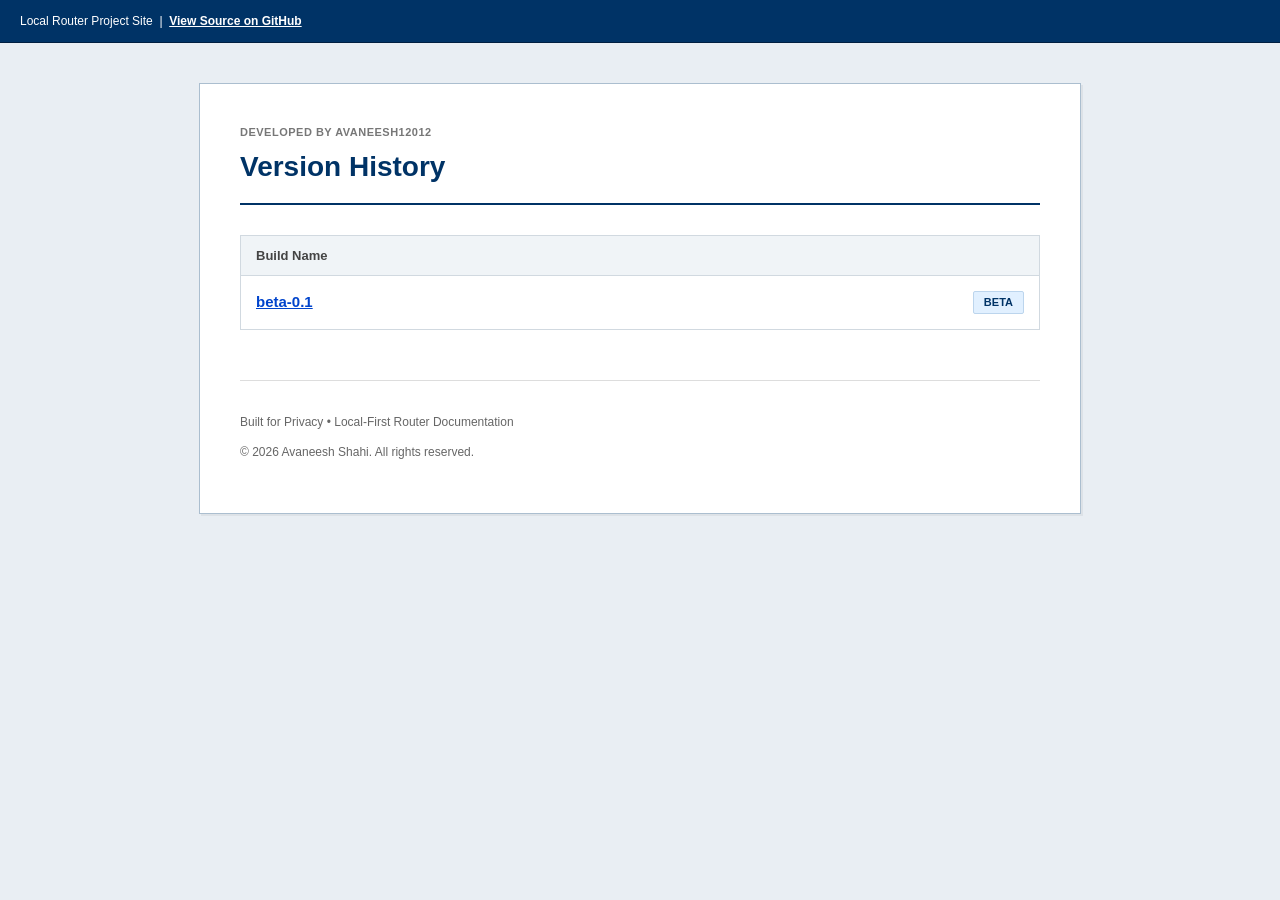
<file: simple/index.html>
<!--
Copyright 2026 Avaneesh Shahi

Licensed under the Apache License, Version 2.0 (the "License");
you may not use this file except in compliance with the License.
You may obtain a copy of the License at

    http://apache.org

Unless required by applicable law or agreed to in writing, software
distributed under the License is distributed on an "AS IS" BASIS,
WITHOUT WARRANTIES OR CONDITIONS OF ANY KIND, either express or implied.
See the License for the specific language governing permissions and
limitations under the License.
-->
<!DOCTYPE html>
<html lang="en">
<head>
    <meta charset="UTF-8">
    <meta name="viewport" content="width=device-width, initial-scale=1.0">
    <title>Versions | Local Router</title>
    <link rel="icon" type="image/png" href="../assets/simple/favicon.png">
    <style>
        /* 2010 Professional Palette */
        :root {
            --header-bg: #003366;      /* Navy Blue */
            --page-bg: #e9eef3;        /* Light Gray-Blue */
            --container-bg: #ffffff;   /* Pure White */
            --border-color: #abbecf;   /* Muted Blue Border */
            --link-color: #0044cc;     /* Standard Web Blue */
            --tag-bg: #e1f0ff;         /* Light Sky Blue */
            --tag-text: #003366;
        }

        body {
            font-family: Verdana, Geneva, sans-serif;
            background-color: var(--page-bg);
            margin: 0;
            padding: 0;
            color: #333;
            line-height: 1.5;
        }

        /* Top Navigation Strip */
        .top-nav {
            background-color: var(--header-bg);
            color: white;
            padding: 12px 20px;
            font-size: 12px;
            border-bottom: 1px solid #001f40;
        }

        .top-nav a {
            color: #ffffff;
            text-decoration: underline;
            font-weight: bold;
        }

        /* Main Content Area */
        .container {
            max-width: 800px;
            margin: 40px auto;
            background: var(--container-bg);
            border: 1px solid var(--border-color);
            padding: 40px;
            box-shadow: 2px 2px 0px rgba(0,0,0,0.05);
        }

        header {
            margin-bottom: 30px;
            border-bottom: 2px solid var(--header-bg);
            padding-bottom: 15px;
        }

        .author-info {
            font-size: 11px;
            color: #777;
            text-transform: uppercase;
            font-weight: bold;
            letter-spacing: 0.5px;
        }

        h1 {
            margin: 5px 0 0 0;
            color: var(--header-bg);
            font-size: 28px;
        }

        /* List Styling */
        .version-list {
            margin: 20px 0;
        }

        .list-header {
            background: #f0f4f7;
            padding: 10px 15px;
            font-size: 13px;
            font-weight: bold;
            border: 1px solid #d1d9e0;
            color: #444;
        }

        .version-row {
            display: flex;
            justify-content: space-between;
            align-items: center;
            padding: 15px;
            border-bottom: 1px solid #eeeeee;
            border-left: 1px solid #d1d9e0;
            border-right: 1px solid #d1d9e0;
        }

        .version-row:last-child {
            border-bottom: 1px solid #d1d9e0;
        }

        .version-row:hover {
            background-color: #f6f9fc;
        }

        .version-link {
            font-weight: bold;
            font-size: 15px;
            color: var(--link-color);
            text-decoration: underline;
        }

        .version-link:hover {
            color: #ff0000;
        }

        .status-tag {
            background-color: var(--tag-bg);
            color: var(--tag-text);
            border: 1px solid #bcd5ed;
            padding: 2px 10px;
            font-size: 11px;
            font-weight: bold;
            border-radius: 2px;
        }

        /* Footer */
        footer {
            margin-top: 50px;
            padding-top: 20px;
            border-top: 1px solid #ddd;
            font-size: 12px;
            color: #666;
        }

        .footer-link {
            color: var(--link-color);
            text-decoration: underline;
        }

        /* Responsive Fixes */
        @media (max-width: 600px) {
            .container {
                margin: 0;
                border: none;
                padding: 25px 15px;
            }
            h1 { font-size: 24px; }
            .top-nav { text-align: center; }
        }
    </style>
</head>
<body>

    <div class="top-nav">
        Local Router Project Site &nbsp;|&nbsp; 
        <a href="https://github.com/avaneesh12012/local-router">View Source on GitHub</a>
    </div>

    <div class="container">
        <header>
            <div class="author-info">Developed by avaneesh12012</div>
            <h1>Version History</h1>
        </header>

        <div class="version-list">
            <div class="list-header">Build Name</div>
            
            <div class="version-row">
                <a href="beta/beta-0.1/index.html" class="version-link">beta-0.1</a>
                <span class="status-tag">BETA</span>
            </div>
        </div>

        <footer>
            <p>Built for Privacy &bull; Local-First Router Documentation</p>
            <p>&copy; 2026 Avaneesh Shahi. All rights reserved.</p>
        </footer>
    </div>

</body>
</html>
</file>
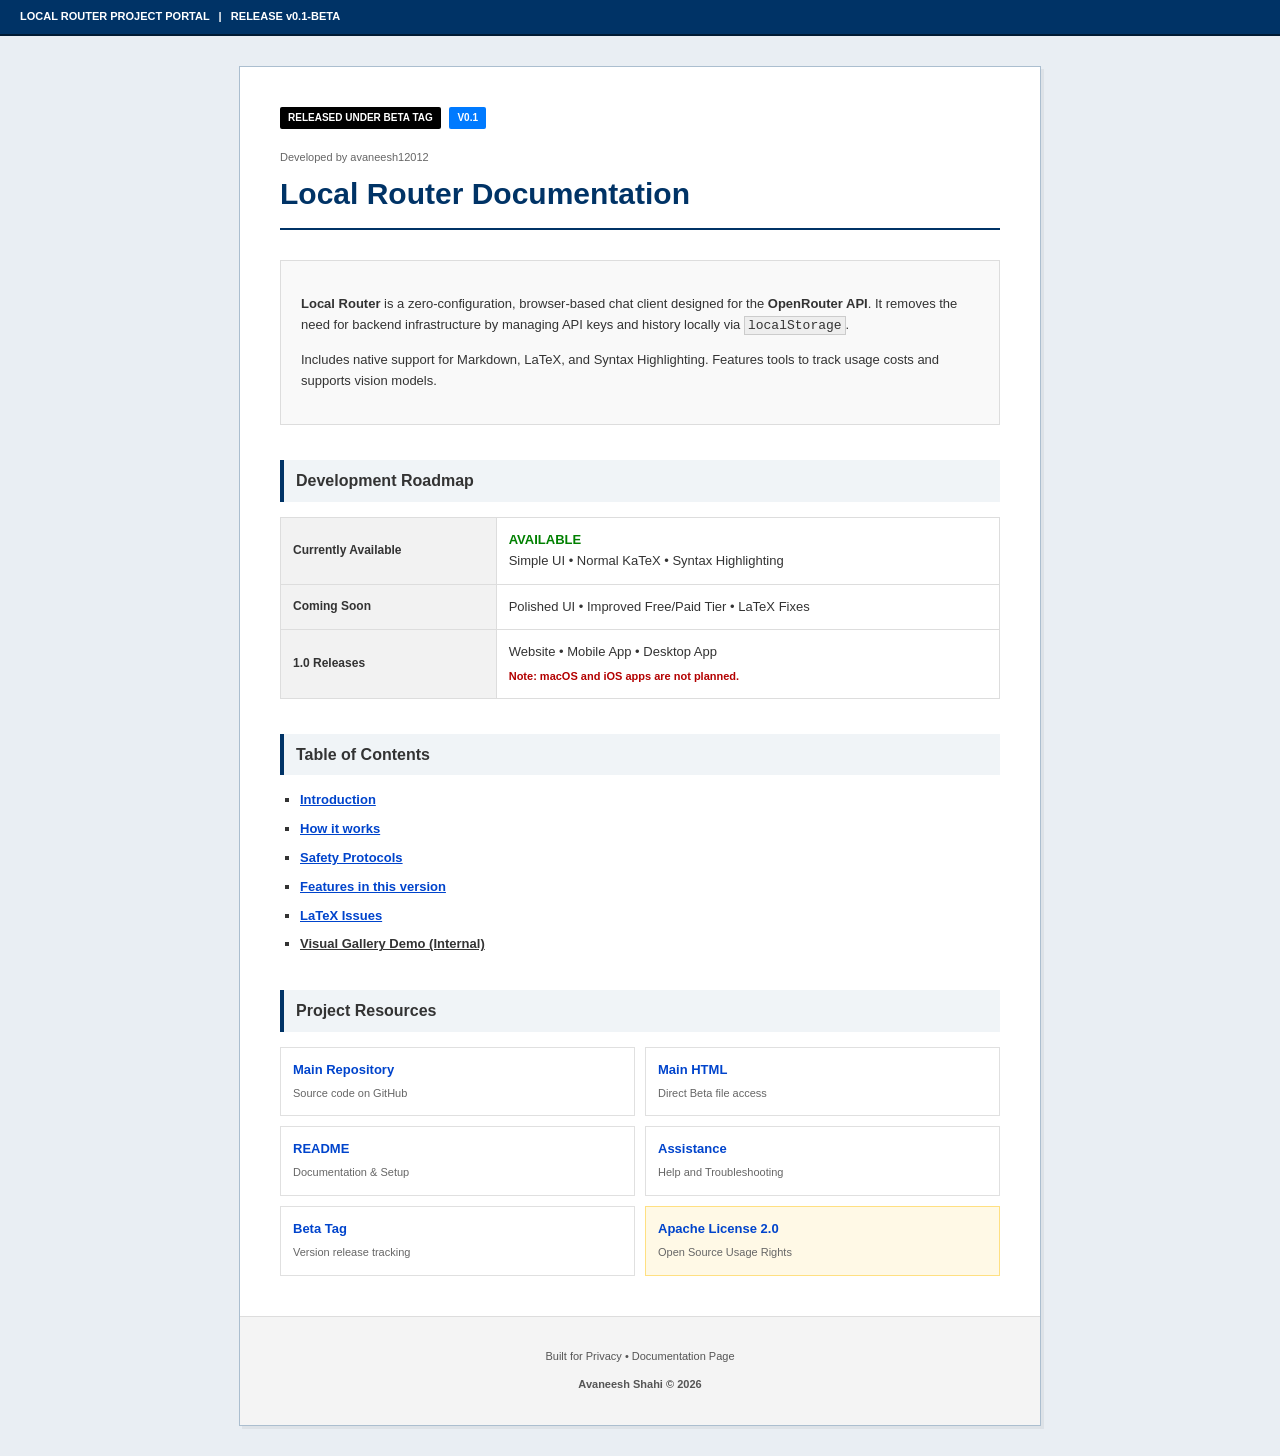
<file: simple/beta/beta-0.1/index.html>
<!--
Copyright 2026 Avaneesh Shahi

Licensed under the Apache License, Version 2.0 (the "License");
you may not use this file except in compliance with the License.
You may obtain a copy of the License at

    http://apache.org

Unless required by applicable law or agreed to in writing, software
distributed under the License is distributed on an "AS IS" BASIS,
WITHOUT WARRANTIES OR CONDITIONS OF ANY KIND, either express or implied.
See the License for the specific language governing permissions and
limitations under the License.
-->
<!DOCTYPE html>
<html lang="en">
<head>
    <meta charset="UTF-8">
    <meta name="viewport" content="width=device-width, initial-scale=1.0">
    <title>v0.1 Beta | Local Router Documentation</title>
    <style>
        /* 2010 Documentation Portal Theme */
        :root {
            --navy: #003366;
            --light-blue: #e9eef3;
            --border: #abbecf;
            --link: #0044cc;
        }

        body {
            font-family: Verdana, Arial, Helvetica, sans-serif;
            background-color: var(--light-blue);
            color: #333;
            margin: 0;
            padding: 0;
            font-size: 13px;
            line-height: 1.6;
        }

        /* Top Navigation Strip */
        .top-nav {
            background: var(--navy);
            color: white;
            padding: 8px 20px;
            font-size: 11px;
            font-weight: bold;
            border-bottom: 2px solid #001a33;
        }

        /* Main Container */
        .main-wrapper {
            max-width: 800px;
            margin: 30px auto;
            background: #ffffff;
            border: 1px solid var(--border);
            box-shadow: 3px 3px 0px rgba(0,0,0,0.05);
        }

        .content-padding {
            padding: 40px;
        }

        /* Tags */
        .status-header {
            margin-bottom: 20px;
        }
        .tag {
            display: inline-block;
            padding: 3px 8px;
            font-size: 10px;
            font-weight: bold;
            color: #fff;
            border-radius: 2px;
            margin-right: 5px;
            text-transform: uppercase;
        }
        .tag-black { background: #000; }
        .tag-blue { background: #007aff; }

        /* Typography */
        header {
            border-bottom: 2px solid var(--navy);
            margin-bottom: 30px;
            padding-bottom: 10px;
        }
        .author-text { font-size: 11px; color: #666; margin-bottom: 4px; }
        h1 { margin: 0; color: var(--navy); font-size: 30px; }
        h2 { 
            font-size: 16px; 
            background: #f0f4f7; 
            padding: 8px 12px; 
            border-left: 4px solid var(--navy);
            margin: 35px 0 15px 0;
        }

        /* Description Box */
        .description-box {
            background: #f9f9f9;
            border: 1px solid #ddd;
            padding: 20px;
            margin-bottom: 25px;
        }
        code { font-family: "Courier New", monospace; background: #eee; padding: 1px 3px; border: 1px solid #ccc; }

        /* Roadmap Table */
        .data-table {
            width: 100%;
            border-collapse: collapse;
            margin-bottom: 20px;
        }
        .data-table th, .data-table td {
            border: 1px solid #ddd;
            padding: 12px;
            text-align: left;
        }
        .data-table th { background: #f2f2f2; font-size: 12px; width: 30%; }
        .status-green { color: #008000; font-weight: bold; }
        .warning-note { color: #b30000; font-size: 11px; font-weight: bold; display: block; margin-top: 5px; }

        /* Links List */
        .link-list {
            list-style-type: square;
            padding-left: 20px;
        }
        .link-list li { margin-bottom: 8px; }
        .link-list a { color: var(--link); font-weight: bold; text-decoration: underline; }
        .link-list a:hover { color: #ff0000; }

        /* Resource Grid */
        .grid {
            display: grid;
            grid-template-columns: 1fr 1fr;
            gap: 10px;
        }
        .grid-item {
            border: 1px solid #e0e0e0;
            padding: 12px;
            text-decoration: none;
            color: var(--link);
            background: #fff;
        }
        .grid-item:hover { background: #f6f9fc; border-color: var(--border); }
        .grid-item strong { display: block; font-size: 13px; margin-bottom: 2px; }
        .grid-item span { font-size: 11px; color: #666; }

        /* Footer */
        footer {
            background: #f4f4f4;
            padding: 20px 40px;
            border-top: 1px solid #ddd;
            font-size: 11px;
            color: #555;
            text-align: center;
        }

        /* Mobile */
        @media (max-width: 600px) {
            .main-wrapper { margin: 0; border: none; }
            .content-padding { padding: 20px; }
            .grid { grid-template-columns: 1fr; }
        }
    </style>
</head>
<body>

    <div class="top-nav">
        LOCAL ROUTER PROJECT PORTAL &nbsp; | &nbsp; RELEASE v0.1-BETA
    </div>

    <div class="main-wrapper">
        <div class="content-padding">
            
            <div class="status-header">
                <span class="tag tag-black">Released under Beta Tag</span>
                <span class="tag tag-blue">V0.1</span>
            </div>

            <header>
                <div class="author-text">Developed by avaneesh12012</div>
                <h1>Local Router Documentation</h1>
            </header>

            <div class="description-box">
                <p>
                    <strong>Local Router</strong> is a zero-configuration, browser-based chat client designed for the <strong>OpenRouter API</strong>. It removes the need for backend infrastructure by managing API keys and history locally via <code>localStorage</code>.
                </p>
                <p>
                    Includes native support for Markdown, LaTeX, and Syntax Highlighting. Features tools to track usage costs and supports vision models.
                </p>
            </div>

            <h2>Development Roadmap</h2>
            <table class="data-table">
                <tr>
                    <th>Currently Available</th>
                    <td>
                        <span class="status-green">AVAILABLE</span><br>
                        Simple UI &bull; Normal KaTeX &bull; Syntax Highlighting
                    </td>
                </tr>
                <tr>
                    <th>Coming Soon</th>
                    <td>
                        Polished UI &bull; Improved Free/Paid Tier &bull; LaTeX Fixes
                    </td>
                </tr>
                <tr>
                    <th>1.0 Releases</th>
                    <td>
                        Website &bull; Mobile App &bull; Desktop App
                        <span class="warning-note">Note: macOS and iOS apps are not planned.</span>
                    </td>
                </tr>
            </table>

            <h2>Table of Contents</h2>
            <ul class="link-list">
                <li><a href="introduction.html">Introduction</a></li>
                <li><a href="how-it-works.html">How it works</a></li>
                <li><a href="safety.html">Safety Protocols</a></li>
                <li><a href="features-in-this-version.html">Features in this version</a></li>
                <li><a href="latex-issues.html">LaTeX Issues</a></li>
                <li><a href="demo.html" style="color:#333;">Visual Gallery Demo (Internal)</a></li>
            </ul>

            <h2>Project Resources</h2>
            <div class="grid">
                <a href="https://github.com/avaneesh12012/local-router" class="grid-item">
                    <strong>Main Repository</strong>
                    <span>Source code on GitHub</span>
                </a>
                <a href="https://github.com/avaneesh12012/local-router/tree/main/local/beta/beta-0.1.html" class="grid-item">
                    <strong>Main HTML</strong>
                    <span>Direct Beta file access</span>
                </a>
                <a href="https://github.com/avaneesh12012/local-router/edit/main/README.md" class="grid-item">
                    <strong>README</strong>
                    <span>Documentation & Setup</span>
                </a>
                <a href="https://github.com/avaneesh12012/local-router/tree/main/local/README.md" class="grid-item">
                    <strong>Assistance</strong>
                    <span>Help and Troubleshooting</span>
                </a>
                <a href="https://github.com/avaneesh12012/local-router/releases/tag/beta" class="grid-item">
                    <strong>Beta Tag</strong>
                    <span>Version release tracking</span>
                </a>
                <a href="https://github.com/avaneesh12012/local-router/blob/main/LICENSE" class="grid-item" style="background: #fff9e6; border-color: #ffe082;">
                    <strong>Apache License 2.0</strong>
                    <span>Open Source Usage Rights</span>
                </a>
            </div>
        </div>

        <footer>
            <p>Built for Privacy &bull; Documentation Page</p>
            <p><strong>Avaneesh Shahi &copy; 2026</strong></p>
        </footer>
    </div>

</body>
</html>
</file>
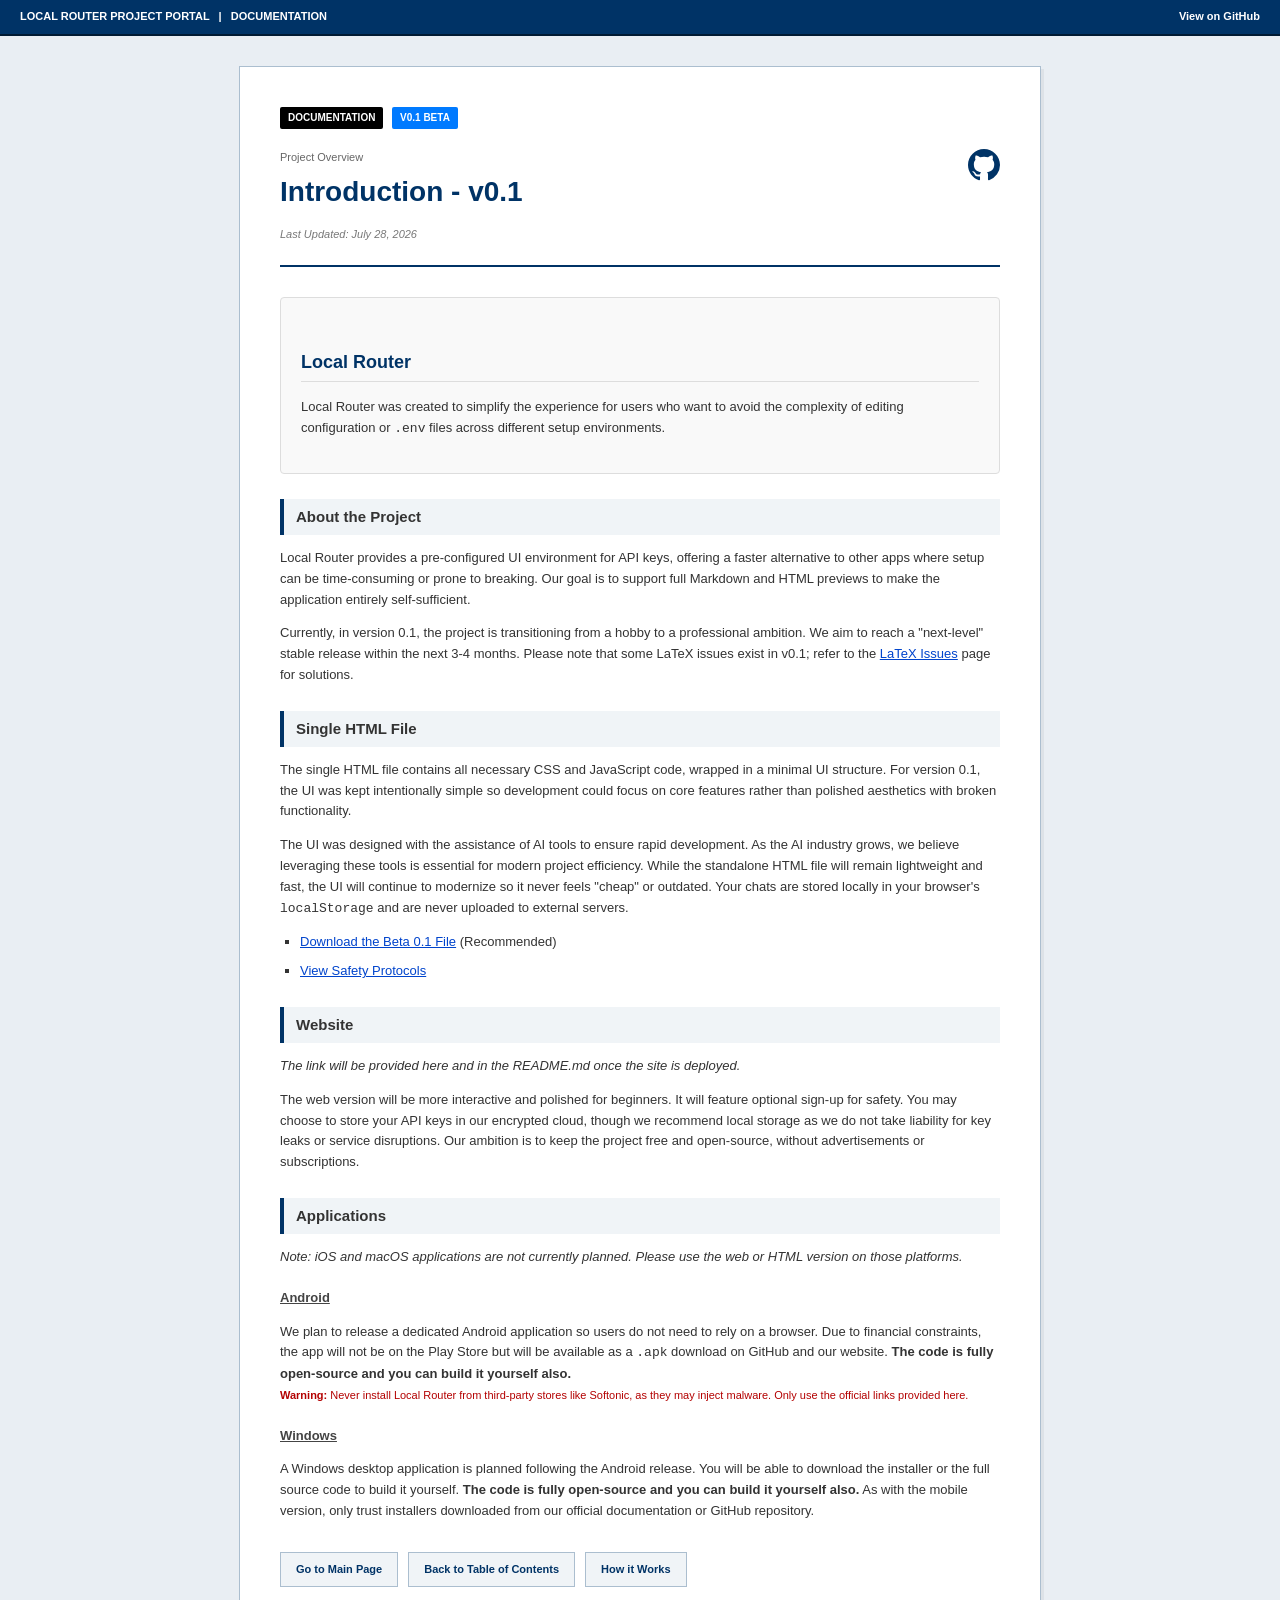
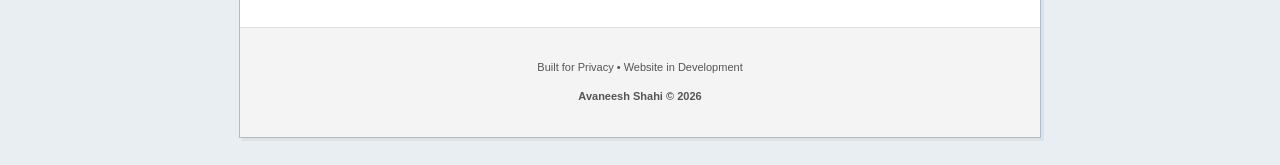
<file: simple/beta/beta-0.1/introduction.html>
<!--
Copyright 2026 Avaneesh Shahi

Licensed under the Apache License, Version 2.0 (the "License");
you may not use this file except in compliance with the License.
You may obtain a copy of the License at

    http://apache.org

Unless required by applicable law or agreed to in writing, software
distributed under the License is distributed on an "AS IS" BASIS,
WITHOUT WARRANTIES OR CONDITIONS OF ANY KIND, either express or implied.
See the License for the specific language governing permissions and
limitations under the License.
-->
<!DOCTYPE html>
<html lang="en">
<head>
    <meta charset="UTF-8">
    <meta name="viewport" content="width=device-width, initial-scale=1.0">
    <title>Introduction | Local Router Documentation v0.1</title>
    <style>
        /* 2010 Documentation Portal Theme */
        :root {
            --navy: #003366;
            --light-blue: #e9eef3;
            --border: #abbecf;
            --link: #0044cc;
        }

        body {
            font-family: Verdana, Arial, Helvetica, sans-serif;
            background-color: var(--light-blue);
            color: #333;
            margin: 0;
            padding: 0;
            font-size: 13px;
            line-height: 1.6;
        }

        /* Top Navigation Strip */
        .top-nav {
            background: var(--navy);
            color: white;
            padding: 8px 20px;
            font-size: 11px;
            font-weight: bold;
            border-bottom: 2px solid #001a33;
            display: flex;
            justify-content: space-between;
            align-items: center;
        }

        .top-nav a {
            color: white;
            text-decoration: none;
        }

        /* Main Container */
        .main-wrapper {
            max-width: 800px;
            margin: 30px auto;
            background: #ffffff;
            border: 1px solid var(--border);
            box-shadow: 3px 3px 0px rgba(0,0,0,0.05);
        }

        .content-padding {
            padding: 40px;
        }

        /* Tags */
        .status-header {
            margin-bottom: 20px;
        }
        .tag {
            display: inline-block;
            padding: 3px 8px;
            font-size: 10px;
            font-weight: bold;
            color: #fff;
            border-radius: 2px;
            margin-right: 5px;
            text-transform: uppercase;
        }
        .tag-black { background: #000; }
        .tag-blue { background: #007aff; }

        /* Typography */
        header {
            border-bottom: 2px solid var(--navy);
            margin-bottom: 30px;
            padding-bottom: 10px;
            position: relative;
        }
        .author-text { font-size: 11px; color: #666; margin-bottom: 4px; }
        h1 { margin: 0; color: var(--navy); font-size: 28px; }
        h2 { 
            font-size: 18px; 
            color: var(--navy);
            border-bottom: 1px solid #ddd;
            margin: 30px 0 15px 0;
            padding-bottom: 5px;
        }
        h3 {
            font-size: 15px; 
            background: #f0f4f7; 
            padding: 6px 12px; 
            border-left: 4px solid var(--navy);
            margin: 25px 0 10px 0;
        }
        h4 {
            font-size: 13px;
            margin: 20px 0 5px 0;
            color: #444;
            text-decoration: underline;
        }

        .date-text { font-style: italic; color: #777; font-size: 11px; }

        /* Description Box */
        .description-box {
            background: #f9f9f9;
            border: 1px solid #ddd;
            padding: 20px;
            margin-bottom: 25px;
            border-radius: 4px;
        }

        /* Links and Buttons */
        .link-list {
            list-style-type: square;
            padding-left: 20px;
        }
        .link-list li { margin-bottom: 8px; }
        a { color: var(--link); text-decoration: underline; }
        a:hover { color: #ff0000; }

        .btn-container {
            margin-top: 30px;
            display: flex;
            gap: 10px;
            flex-wrap: wrap;
        }

        .btn {
            background: #f0f4f7;
            border: 1px solid var(--border);
            padding: 8px 15px;
            color: var(--navy);
            text-decoration: none;
            font-size: 11px;
            font-weight: bold;
            cursor: pointer;
        }
        .btn:hover {
            background: var(--navy);
            color: white;
        }

        /* Resource Grid */
        .grid {
            display: grid;
            grid-template-columns: 1fr 1fr;
            gap: 10px;
            margin-top: 20px;
        }
        .grid-item {
            border: 1px solid #e0e0e0;
            padding: 12px;
            text-decoration: none;
            color: var(--link);
            background: #fff;
        }
        .grid-item:hover { background: #f6f9fc; border-color: var(--border); }
        .grid-item strong { display: block; font-size: 13px; margin-bottom: 2px; }
        .grid-item span { font-size: 11px; color: #666; }

        /* Footer */
        footer {
            background: #f4f4f4;
            padding: 20px 40px;
            border-top: 1px solid #ddd;
            font-size: 11px;
            color: #555;
            text-align: center;
        }

        .github-icon {
            position: absolute;
            top: 0;
            right: 0;
        }

        /* Mobile */
        @media (max-width: 600px) {
            .main-wrapper { margin: 0; border: none; }
            .content-padding { padding: 20px; }
            .grid { grid-template-columns: 1fr; }
        }
    </style>
</head>
<body>

    <div class="top-nav">
        <span>LOCAL ROUTER PROJECT PORTAL &nbsp; | &nbsp; DOCUMENTATION</span>
        <a href="https://github.com/avaneesh12012/local-router">View on GitHub</a>
    </div>

    <div class="main-wrapper">
        <div class="content-padding">
            
            <div class="status-header">
                <span class="tag tag-black">Documentation</span>
                <span class="tag tag-blue">V0.1 Beta</span>
            </div>

            <header>
                <div class="author-text">Project Overview</div>
                <h1>Introduction - v0.1</h1>
                <p class="date-text">Last Updated: July 28, 2026</p>
                
                <!-- GitHub Icon -->
                <a href="https://github.com/avaneesh12012/local-router" class="github-icon" title="GitHub Repository">
                    <svg height="32" viewBox="0 0 16 16" width="32" style="fill: var(--navy);">
                        <path d="M8 0C3.58 0 0 3.58 0 8c0 3.54 2.29 6.53 5.47 7.59.4.07.55-.17.55-.38 0-.19-.01-.82-.01-1.49-2.01.37-2.53-.49-2.69-.94-.09-.23-.48-.94-.82-1.13-.28-.15-.68-.52-.01-.53.63-.01 1.08.58 1.23.82.72 1.21 1.87.87 2.33.66.07-.52.28-.87.51-1.07-1.78-.2-3.64-.89-3.64-3.95 0-.87.31-1.59.82-2.15-.08-.2-.36-1.02.08-2.12 0 0 .67-.21 2.2.82.64-.18 1.32-.27 2-.27.68 0 1.36.09 2 .27 1.53-1.04 2.2-.82 2.2-.82.44 1.1.16 1.92.08 2.12.51.56.82 1.27.82 2.15 0 3.07-1.87 3.75-3.65 3.95.29.25.54.73.54 1.48 0 1.07-.01 1.93-.01 2.2 0 .21.15.46.55.38A8.013 8.013 0 0016 8c0-4.42-3.58-8-8-8z"></path>
                    </svg>
                </a>
            </header>

            <div class="description-box">
                <h2>Local Router</h2>
                <p>
                    Local Router was created to simplify the experience for users who want to avoid the complexity of editing configuration or <code>.env</code> files across different setup environments.
                </p>
            </div>

            <h3>About the Project</h3>
            <p>
                Local Router provides a pre-configured UI environment for API keys, offering a faster alternative to other apps where setup can be time-consuming or prone to breaking. Our goal is to support full Markdown and HTML previews to make the application entirely self-sufficient.
            </p>
            <p>
                Currently, in version 0.1, the project is transitioning from a hobby to a professional ambition. We aim to reach a "next-level" stable release within the next 3-4 months. Please note that some LaTeX issues exist in v0.1; refer to the <a href="latex-issues.html">LaTeX Issues</a> page for solutions.
            </p>

            <h3>Single HTML File</h3>
            <p>
                The single HTML file contains all necessary CSS and JavaScript code, wrapped in a minimal UI structure. For version 0.1, the UI was kept intentionally simple so development could focus on core features rather than polished aesthetics with broken functionality.
            </p>
            <p>
                The UI was designed with the assistance of AI tools to ensure rapid development. As the AI industry grows, we believe leveraging these tools is essential for modern project efficiency. While the standalone HTML file will remain lightweight and fast, the UI will continue to modernize so it never feels "cheap" or outdated. Your chats are stored locally in your browser's <code>localStorage</code> and are never uploaded to external servers.
            </p>
            
            <ul class="link-list">
                <li><a href="https://github.com/avaneesh12012/local-router/blob/main/local/beta/beta-0.1.html">Download the Beta 0.1 File</a> (Recommended)</li>
                <li><a href="safety-protocols.html">View Safety Protocols</a></li>
            </ul>

            <h3>Website</h3>
            <p><i>The link will be provided here and in the README.md once the site is deployed.</i></p>
            <p>
                The web version will be more interactive and polished for beginners. It will feature optional sign-up for safety. You may choose to store your API keys in our encrypted cloud, though we recommend local storage as we do not take liability for key leaks or service disruptions. Our ambition is to keep the project free and open-source, without advertisements or subscriptions.
            </p>

            <h3>Applications</h3>
            <p><i>Note: iOS and macOS applications are not currently planned. Please use the web or HTML version on those platforms.</i></p>

            <h4>Android</h4>
            <p>
                We plan to release a dedicated Android application so users do not need to rely on a browser. Due to financial constraints, the app will not be on the Play Store but will be available as a <code>.apk</code> download on GitHub and our website. <strong>The code is fully open-source and you can build it yourself also.</strong> 
                <br><span style="color: #b30000; font-size: 11px;"><strong>Warning:</strong> Never install Local Router from third-party stores like Softonic, as they may inject malware. Only use the official links provided here.</span>
            </p>

            <h4>Windows</h4>
            <p>
                A Windows desktop application is planned following the Android release. You will be able to download the installer or the full source code to build it yourself. <strong>The code is fully open-source and you can build it yourself also.</strong> As with the mobile version, only trust installers downloaded from our official documentation or GitHub repository.
            </p>

            <div class="btn-container">
                <a href="https://avaneesh12012.github.io/local-router/simple" class="btn">Go to Main Page</a>
                <a href="https://avaneesh12012.github.io/local-router/simple/beta/beta-0.1/index.html" class="btn">Back to Table of Contents</a>
                <a href="https://avaneesh12012.github.io/local-router/simple/beta/beta-0.1/how-it-works.html" class="btn">How it Works</a>
            </div>
        </div>

        <footer>
            <p>Built for Privacy &bull; Website in Development</p>
            <p><strong>Avaneesh Shahi &copy; 2026</strong></p>
        </footer>
    </div>

</body>
</html>
</file>
